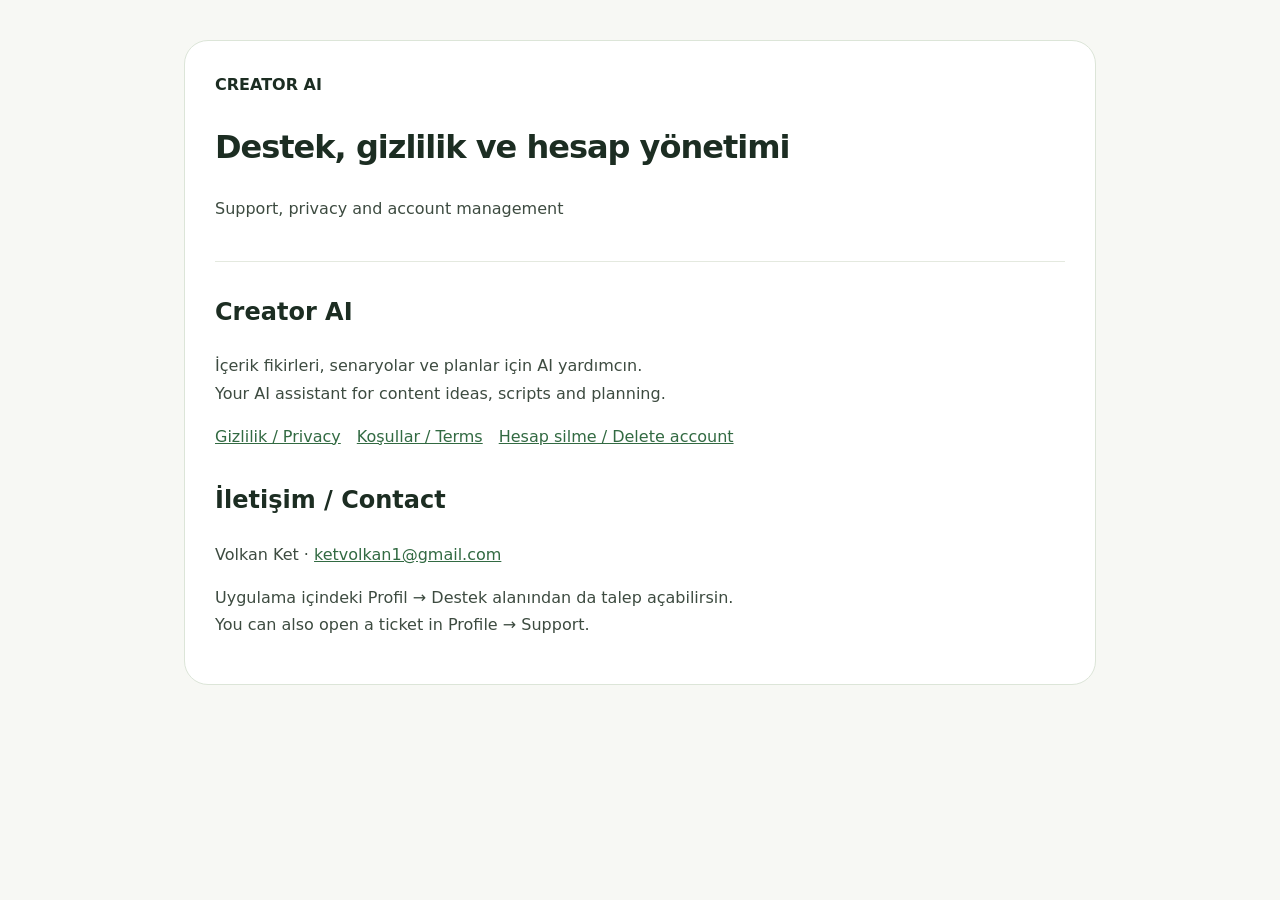
<file: index.html>
<!doctype html><html lang="tr"><head><meta charset="utf-8"><meta name="viewport" content="width=device-width,initial-scale=1"><title>Creator AI — Destek & Gizlilik</title><style>body{margin:0;background:#f7f8f4;color:#1c2d22;font:16px/1.7 system-ui,sans-serif}main{max-width:850px;margin:40px auto;padding:30px;background:white;border:1px solid #dce5d8;border-radius:24px}header{padding-bottom:22px;border-bottom:1px solid #e4e9df}nav{display:flex;flex-wrap:wrap;gap:16px}a{color:#326a42}h1{font-size:32px;letter-spacing:-1px}h2{margin-top:30px}h3{margin-bottom:6px}p,li{color:#3d4b40}.date{font-size:13px;color:#697568}.language{padding:22px 0;border-bottom:1px solid #e4e9df}footer{margin-top:32px;font-size:13px}@media(max-width:600px){main{margin:12px;padding:22px}}</style></head><body><main><header><strong>CREATOR AI</strong><h1>Destek, gizlilik ve hesap yönetimi</h1><p>Support, privacy and account management</p></header><h2>Creator AI</h2><p>İçerik fikirleri, senaryolar ve planlar için AI yardımcın.<br>Your AI assistant for content ideas, scripts and planning.</p><nav><a href="privacy.html">Gizlilik / Privacy</a><a href="terms.html">Koşullar / Terms</a><a href="delete-account.html">Hesap silme / Delete account</a></nav><h2>İletişim / Contact</h2><p>Volkan Ket · <a href="mailto:ketvolkan1@gmail.com">ketvolkan1@gmail.com</a></p><p>Uygulama içindeki Profil → Destek alanından da talep açabilirsin.<br>You can also open a ticket in Profile → Support.</p></main></body></html>
</file>
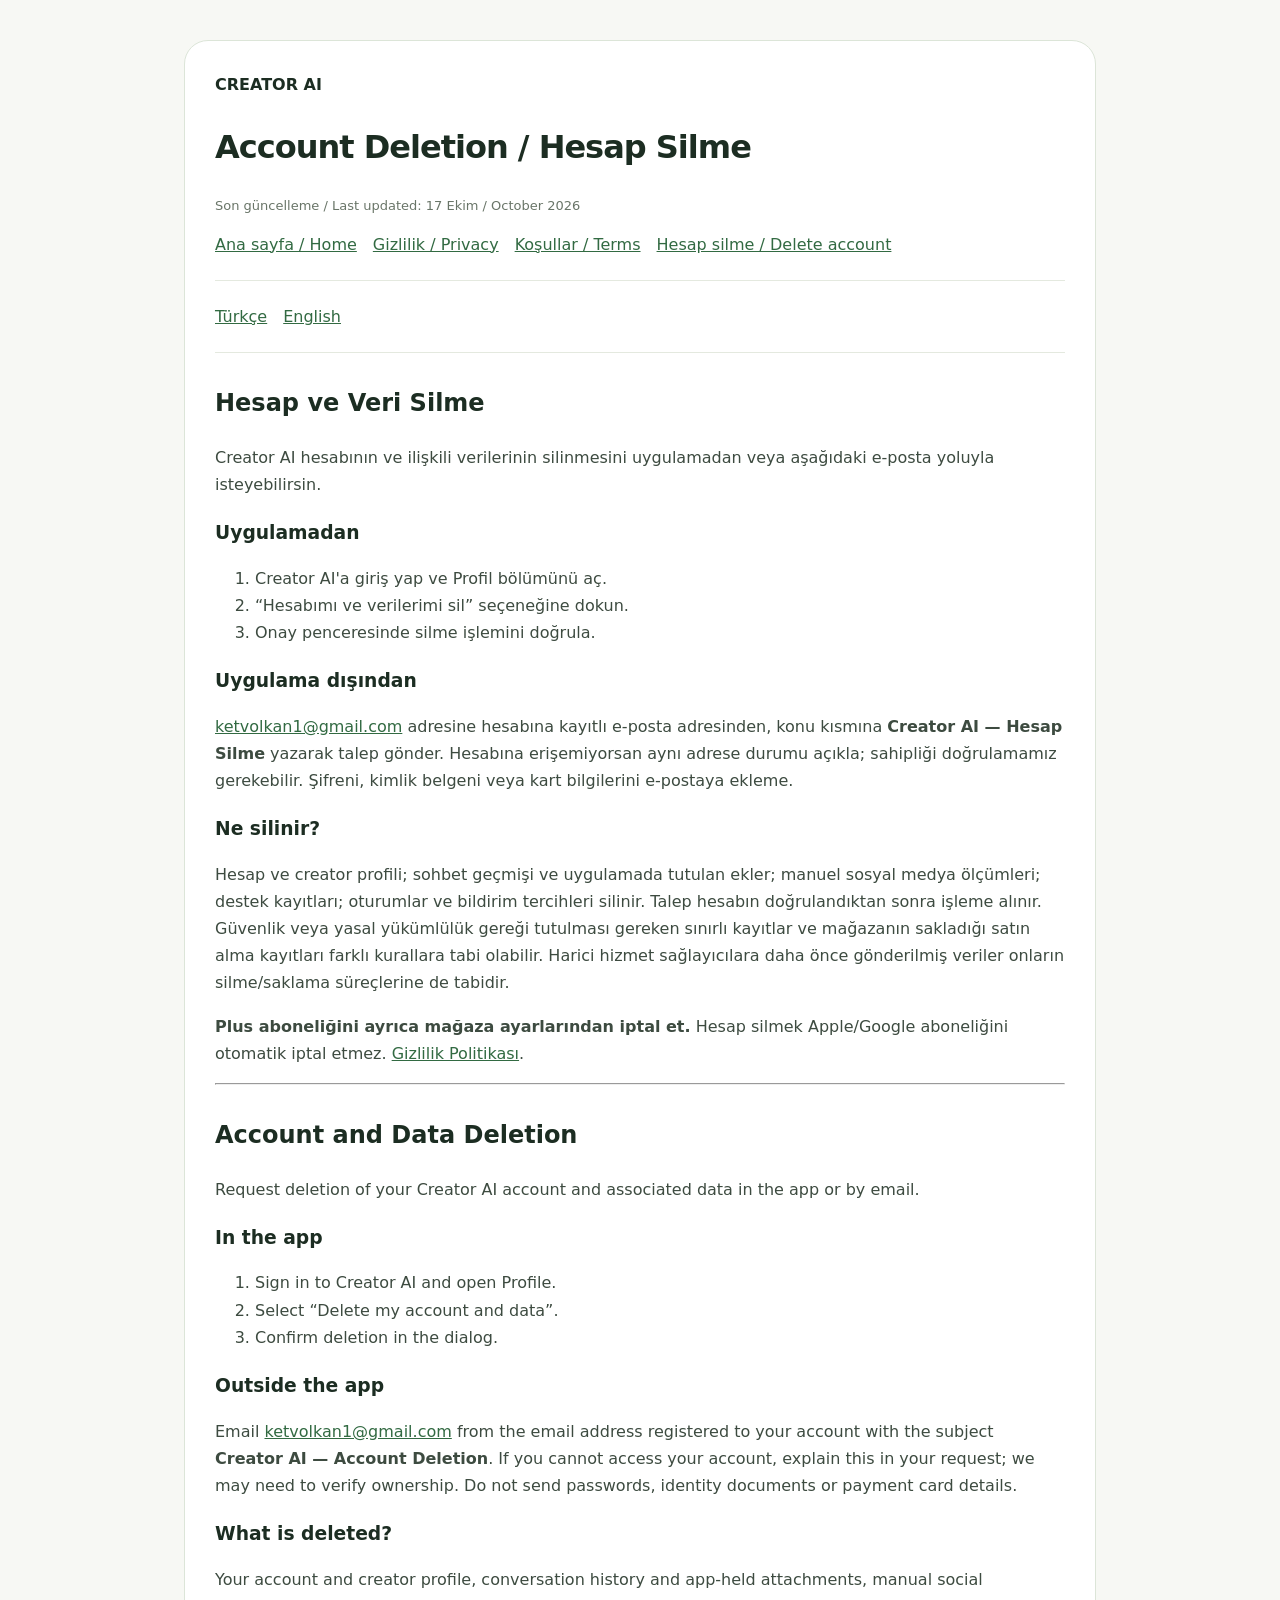
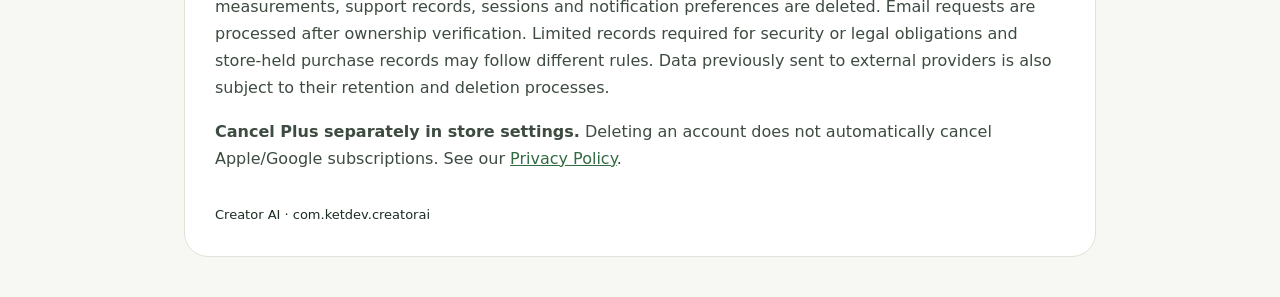
<file: delete-account.html>
<!doctype html><html lang="tr"><head><meta charset="utf-8"><meta name="viewport" content="width=device-width,initial-scale=1"><title>Creator AI — Account Deletion / Hesap Silme</title><style>body{margin:0;background:#f7f8f4;color:#1c2d22;font:16px/1.7 system-ui,sans-serif}main{max-width:850px;margin:40px auto;padding:30px;background:white;border:1px solid #dce5d8;border-radius:24px}header{padding-bottom:22px;border-bottom:1px solid #e4e9df}nav{display:flex;flex-wrap:wrap;gap:16px}a{color:#326a42}h1{font-size:32px;letter-spacing:-1px}h2{margin-top:30px}h3{margin-bottom:6px}p,li{color:#3d4b40}.date{font-size:13px;color:#697568}.language{padding:22px 0;border-bottom:1px solid #e4e9df}footer{margin-top:32px;font-size:13px}@media(max-width:600px){main{margin:12px;padding:22px}}</style></head><body><main><header><strong>CREATOR AI</strong><h1>Account Deletion / Hesap Silme</h1><p class="date">Son güncelleme / Last updated: 17 Ekim / October 2026</p><nav><a href="index.html">Ana sayfa / Home</a><a href="privacy.html">Gizlilik / Privacy</a><a href="terms.html">Koşullar / Terms</a><a href="delete-account.html">Hesap silme / Delete account</a></nav></header><nav class="language"><a href="#tr">Türkçe</a><a href="#en">English</a></nav><section id="tr" lang="tr"><h2>Hesap ve Veri Silme</h2><p>Creator AI hesabının ve ilişkili verilerinin silinmesini uygulamadan veya aşağıdaki e-posta yoluyla isteyebilirsin.</p><h3>Uygulamadan</h3><ol><li>Creator AI'a giriş yap ve Profil bölümünü aç.</li><li>“Hesabımı ve verilerimi sil” seçeneğine dokun.</li><li>Onay penceresinde silme işlemini doğrula.</li></ol><h3>Uygulama dışından</h3><p><a href="mailto:ketvolkan1@gmail.com">ketvolkan1@gmail.com</a> adresine hesabına kayıtlı e-posta adresinden, konu kısmına <strong>Creator AI — Hesap Silme</strong> yazarak talep gönder. Hesabına erişemiyorsan aynı adrese durumu açıkla; sahipliği doğrulamamız gerekebilir. Şifreni, kimlik belgeni veya kart bilgilerini e-postaya ekleme.</p><h3>Ne silinir?</h3><p>Hesap ve creator profili; sohbet geçmişi ve uygulamada tutulan ekler; manuel sosyal medya ölçümleri; destek kayıtları; oturumlar ve bildirim tercihleri silinir. Talep hesabın doğrulandıktan sonra işleme alınır. Güvenlik veya yasal yükümlülük gereği tutulması gereken sınırlı kayıtlar ve mağazanın sakladığı satın alma kayıtları farklı kurallara tabi olabilir. Harici hizmet sağlayıcılara daha önce gönderilmiş veriler onların silme/saklama süreçlerine de tabidir.</p><p><strong>Plus aboneliğini ayrıca mağaza ayarlarından iptal et.</strong> Hesap silmek Apple/Google aboneliğini otomatik iptal etmez. <a href="privacy.html">Gizlilik Politikası</a>.</p></section><hr><section id="en" lang="en"><h2>Account and Data Deletion</h2><p>Request deletion of your Creator AI account and associated data in the app or by email.</p><h3>In the app</h3><ol><li>Sign in to Creator AI and open Profile.</li><li>Select “Delete my account and data”.</li><li>Confirm deletion in the dialog.</li></ol><h3>Outside the app</h3><p>Email <a href="mailto:ketvolkan1@gmail.com">ketvolkan1@gmail.com</a> from the email address registered to your account with the subject <strong>Creator AI — Account Deletion</strong>. If you cannot access your account, explain this in your request; we may need to verify ownership. Do not send passwords, identity documents or payment card details.</p><h3>What is deleted?</h3><p>Your account and creator profile, conversation history and app-held attachments, manual social measurements, support records, sessions and notification preferences are deleted. Email requests are processed after ownership verification. Limited records required for security or legal obligations and store-held purchase records may follow different rules. Data previously sent to external providers is also subject to their retention and deletion processes.</p><p><strong>Cancel Plus separately in store settings.</strong> Deleting an account does not automatically cancel Apple/Google subscriptions. See our <a href="privacy.html">Privacy Policy</a>.</p></section><footer>Creator AI · com.ketdev.creatorai</footer></main></body></html>
</file>
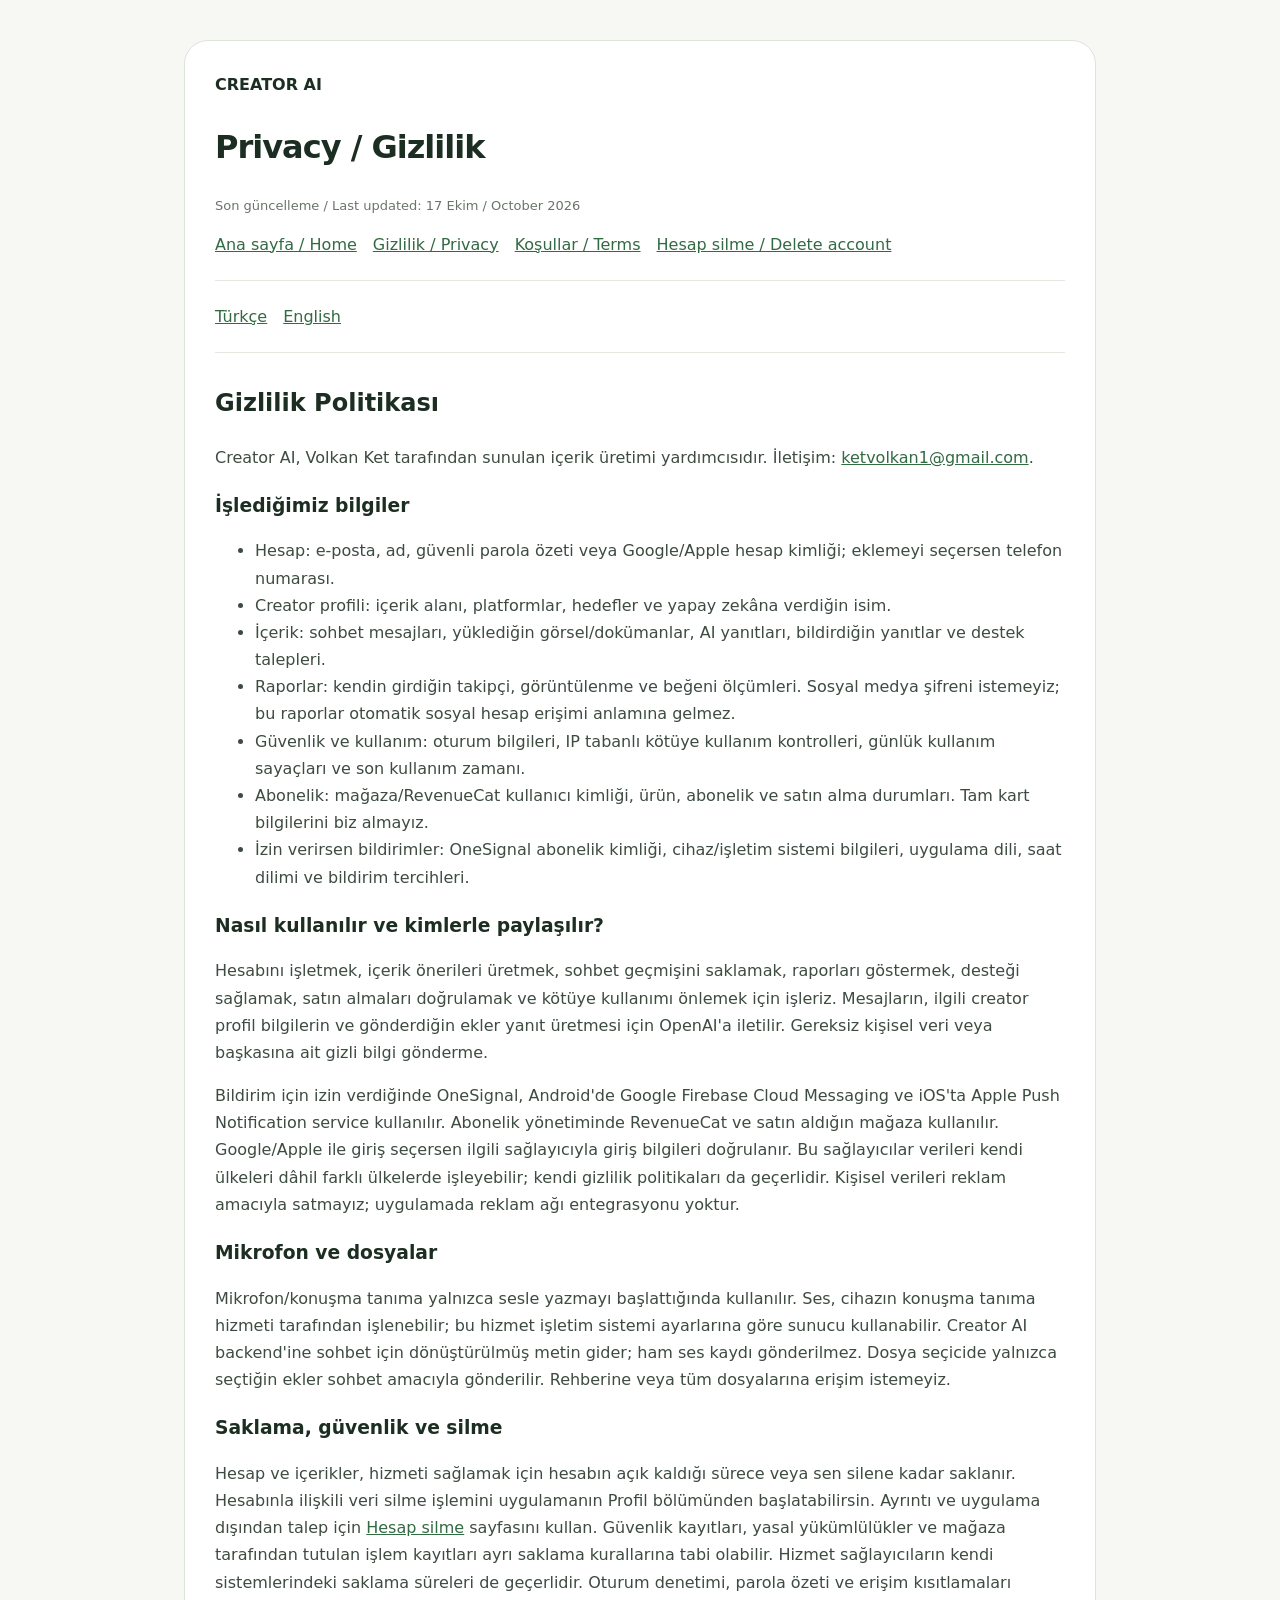
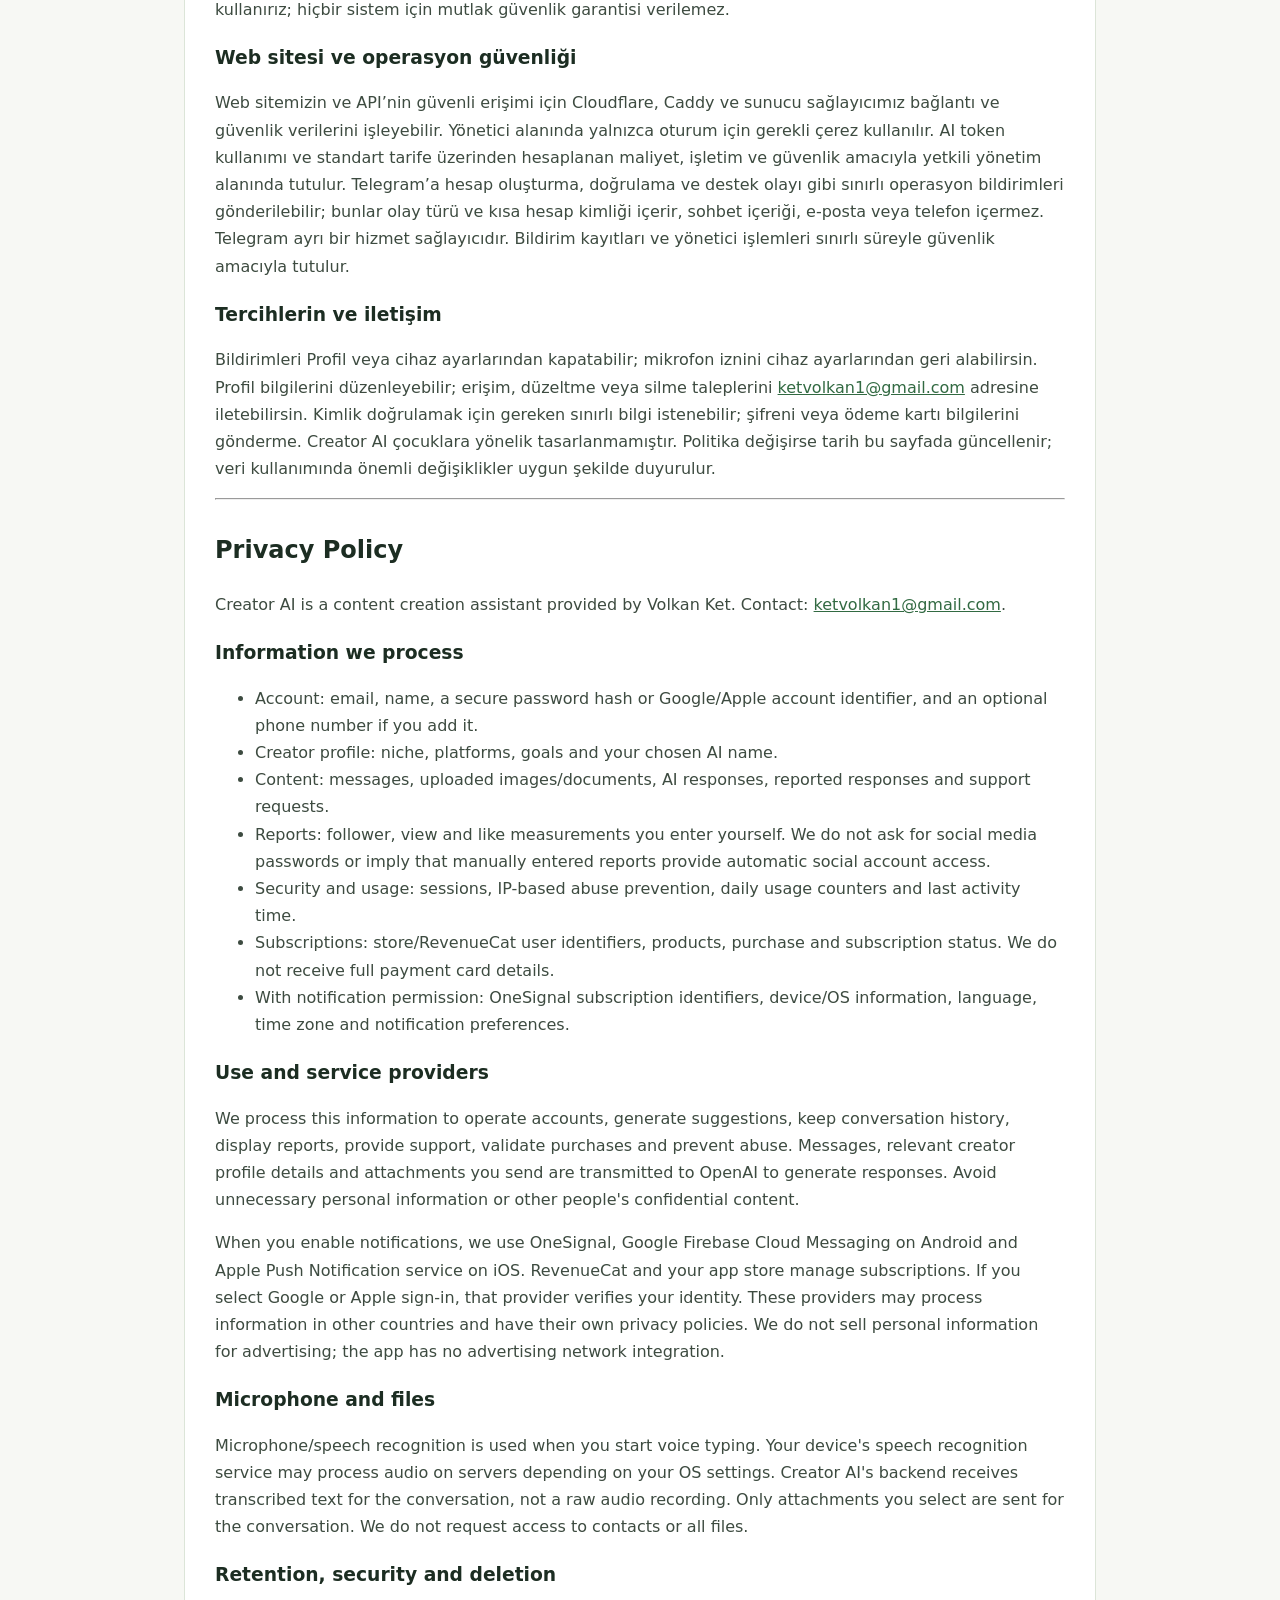
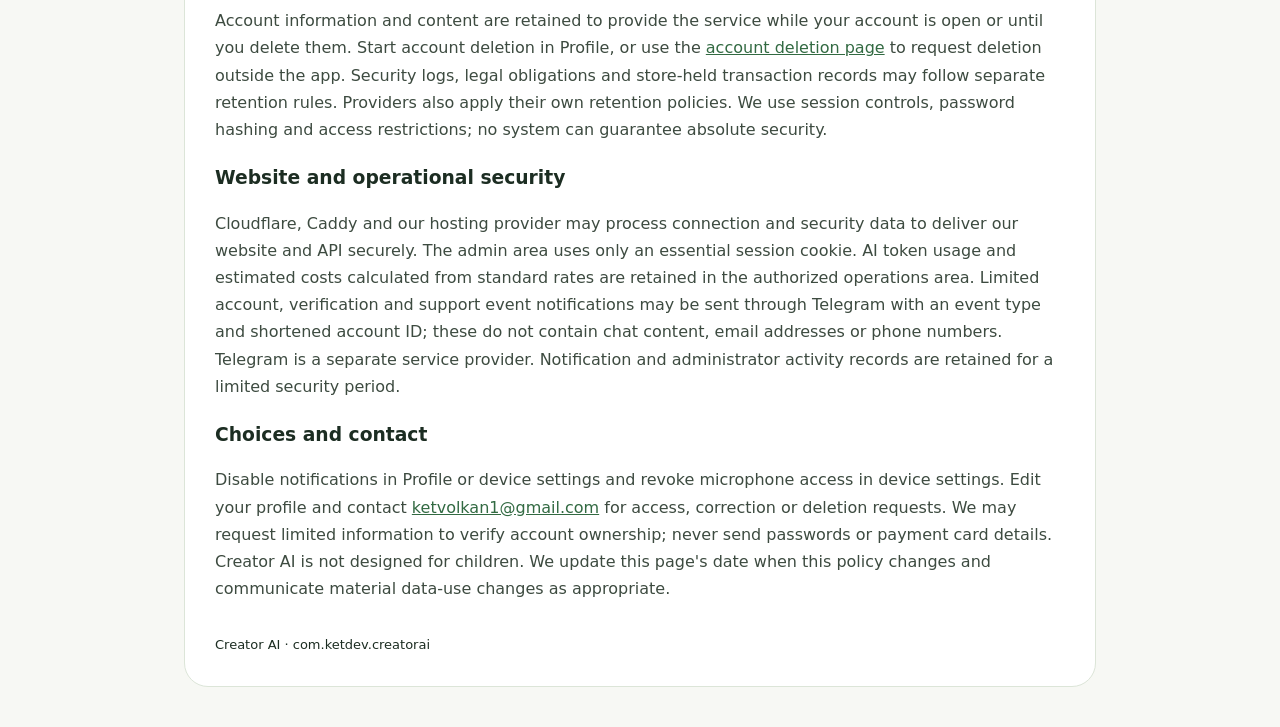
<file: privacy.html>
<!doctype html><html lang="tr"><head><meta charset="utf-8"><meta name="viewport" content="width=device-width,initial-scale=1"><title>Creator AI — Privacy / Gizlilik</title><link rel="stylesheet" href="/legal.css"></head><body><main><header><strong>CREATOR AI</strong><h1>Privacy / Gizlilik</h1><p class="date">Son güncelleme / Last updated: 17 Ekim / October 2026</p><nav><a href="index.html">Ana sayfa / Home</a><a href="privacy.html">Gizlilik / Privacy</a><a href="terms.html">Koşullar / Terms</a><a href="delete-account.html">Hesap silme / Delete account</a></nav></header><nav class="language"><a href="#tr">Türkçe</a><a href="#en">English</a></nav><section id="tr" lang="tr"><h2>Gizlilik Politikası</h2><p>Creator AI, Volkan Ket tarafından sunulan içerik üretimi yardımcısıdır. İletişim: <a href="mailto:ketvolkan1@gmail.com">ketvolkan1@gmail.com</a>.</p>
<h3>İşlediğimiz bilgiler</h3><ul><li>Hesap: e-posta, ad, güvenli parola özeti veya Google/Apple hesap kimliği; eklemeyi seçersen telefon numarası.</li><li>Creator profili: içerik alanı, platformlar, hedefler ve yapay zekâna verdiğin isim.</li><li>İçerik: sohbet mesajları, yüklediğin görsel/dokümanlar, AI yanıtları, bildirdiğin yanıtlar ve destek talepleri.</li><li>Raporlar: kendin girdiğin takipçi, görüntülenme ve beğeni ölçümleri. Sosyal medya şifreni istemeyiz; bu raporlar otomatik sosyal hesap erişimi anlamına gelmez.</li><li>Güvenlik ve kullanım: oturum bilgileri, IP tabanlı kötüye kullanım kontrolleri, günlük kullanım sayaçları ve son kullanım zamanı.</li><li>Abonelik: mağaza/RevenueCat kullanıcı kimliği, ürün, abonelik ve satın alma durumları. Tam kart bilgilerini biz almayız.</li><li>İzin verirsen bildirimler: OneSignal abonelik kimliği, cihaz/işletim sistemi bilgileri, uygulama dili, saat dilimi ve bildirim tercihleri.</li></ul>
<h3>Nasıl kullanılır ve kimlerle paylaşılır?</h3><p>Hesabını işletmek, içerik önerileri üretmek, sohbet geçmişini saklamak, raporları göstermek, desteği sağlamak, satın almaları doğrulamak ve kötüye kullanımı önlemek için işleriz. Mesajların, ilgili creator profil bilgilerin ve gönderdiğin ekler yanıt üretmesi için OpenAI'a iletilir. Gereksiz kişisel veri veya başkasına ait gizli bilgi gönderme.</p><p>Bildirim için izin verdiğinde OneSignal, Android'de Google Firebase Cloud Messaging ve iOS'ta Apple Push Notification service kullanılır. Abonelik yönetiminde RevenueCat ve satın aldığın mağaza kullanılır. Google/Apple ile giriş seçersen ilgili sağlayıcıyla giriş bilgileri doğrulanır. Bu sağlayıcılar verileri kendi ülkeleri dâhil farklı ülkelerde işleyebilir; kendi gizlilik politikaları da geçerlidir. Kişisel verileri reklam amacıyla satmayız; uygulamada reklam ağı entegrasyonu yoktur.</p>
<h3>Mikrofon ve dosyalar</h3><p>Mikrofon/konuşma tanıma yalnızca sesle yazmayı başlattığında kullanılır. Ses, cihazın konuşma tanıma hizmeti tarafından işlenebilir; bu hizmet işletim sistemi ayarlarına göre sunucu kullanabilir. Creator AI backend'ine sohbet için dönüştürülmüş metin gider; ham ses kaydı gönderilmez. Dosya seçicide yalnızca seçtiğin ekler sohbet amacıyla gönderilir. Rehberine veya tüm dosyalarına erişim istemeyiz.</p>
<h3>Saklama, güvenlik ve silme</h3><p>Hesap ve içerikler, hizmeti sağlamak için hesabın açık kaldığı sürece veya sen silene kadar saklanır. Hesabınla ilişkili veri silme işlemini uygulamanın Profil bölümünden başlatabilirsin. Ayrıntı ve uygulama dışından talep için <a href="delete-account.html">Hesap silme</a> sayfasını kullan. Güvenlik kayıtları, yasal yükümlülükler ve mağaza tarafından tutulan işlem kayıtları ayrı saklama kurallarına tabi olabilir. Hizmet sağlayıcıların kendi sistemlerindeki saklama süreleri de geçerlidir. Oturum denetimi, parola özeti ve erişim kısıtlamaları kullanırız; hiçbir sistem için mutlak güvenlik garantisi verilemez.</p>
<h3>Web sitesi ve operasyon güvenliği</h3><p>Web sitemizin ve API’nin güvenli erişimi için Cloudflare, Caddy ve sunucu sağlayıcımız bağlantı ve güvenlik verilerini işleyebilir. Yönetici alanında yalnızca oturum için gerekli çerez kullanılır. AI token kullanımı ve standart tarife üzerinden hesaplanan maliyet, işletim ve güvenlik amacıyla yetkili yönetim alanında tutulur. Telegram’a hesap oluşturma, doğrulama ve destek olayı gibi sınırlı operasyon bildirimleri gönderilebilir; bunlar olay türü ve kısa hesap kimliği içerir, sohbet içeriği, e-posta veya telefon içermez. Telegram ayrı bir hizmet sağlayıcıdır. Bildirim kayıtları ve yönetici işlemleri sınırlı süreyle güvenlik amacıyla tutulur.</p><h3>Tercihlerin ve iletişim</h3><p>Bildirimleri Profil veya cihaz ayarlarından kapatabilir; mikrofon iznini cihaz ayarlarından geri alabilirsin. Profil bilgilerini düzenleyebilir; erişim, düzeltme veya silme taleplerini <a href="mailto:ketvolkan1@gmail.com">ketvolkan1@gmail.com</a> adresine iletebilirsin. Kimlik doğrulamak için gereken sınırlı bilgi istenebilir; şifreni veya ödeme kartı bilgilerini gönderme. Creator AI çocuklara yönelik tasarlanmamıştır. Politika değişirse tarih bu sayfada güncellenir; veri kullanımında önemli değişiklikler uygun şekilde duyurulur.</p></section><hr><section id="en" lang="en"><h2>Privacy Policy</h2><p>Creator AI is a content creation assistant provided by Volkan Ket. Contact: <a href="mailto:ketvolkan1@gmail.com">ketvolkan1@gmail.com</a>.</p>
<h3>Information we process</h3><ul><li>Account: email, name, a secure password hash or Google/Apple account identifier, and an optional phone number if you add it.</li><li>Creator profile: niche, platforms, goals and your chosen AI name.</li><li>Content: messages, uploaded images/documents, AI responses, reported responses and support requests.</li><li>Reports: follower, view and like measurements you enter yourself. We do not ask for social media passwords or imply that manually entered reports provide automatic social account access.</li><li>Security and usage: sessions, IP-based abuse prevention, daily usage counters and last activity time.</li><li>Subscriptions: store/RevenueCat user identifiers, products, purchase and subscription status. We do not receive full payment card details.</li><li>With notification permission: OneSignal subscription identifiers, device/OS information, language, time zone and notification preferences.</li></ul>
<h3>Use and service providers</h3><p>We process this information to operate accounts, generate suggestions, keep conversation history, display reports, provide support, validate purchases and prevent abuse. Messages, relevant creator profile details and attachments you send are transmitted to OpenAI to generate responses. Avoid unnecessary personal information or other people's confidential content.</p><p>When you enable notifications, we use OneSignal, Google Firebase Cloud Messaging on Android and Apple Push Notification service on iOS. RevenueCat and your app store manage subscriptions. If you select Google or Apple sign-in, that provider verifies your identity. These providers may process information in other countries and have their own privacy policies. We do not sell personal information for advertising; the app has no advertising network integration.</p>
<h3>Microphone and files</h3><p>Microphone/speech recognition is used when you start voice typing. Your device's speech recognition service may process audio on servers depending on your OS settings. Creator AI's backend receives transcribed text for the conversation, not a raw audio recording. Only attachments you select are sent for the conversation. We do not request access to contacts or all files.</p>
<h3>Retention, security and deletion</h3><p>Account information and content are retained to provide the service while your account is open or until you delete them. Start account deletion in Profile, or use the <a href="delete-account.html">account deletion page</a> to request deletion outside the app. Security logs, legal obligations and store-held transaction records may follow separate retention rules. Providers also apply their own retention policies. We use session controls, password hashing and access restrictions; no system can guarantee absolute security.</p>
<h3>Website and operational security</h3><p>Cloudflare, Caddy and our hosting provider may process connection and security data to deliver our website and API securely. The admin area uses only an essential session cookie. AI token usage and estimated costs calculated from standard rates are retained in the authorized operations area. Limited account, verification and support event notifications may be sent through Telegram with an event type and shortened account ID; these do not contain chat content, email addresses or phone numbers. Telegram is a separate service provider. Notification and administrator activity records are retained for a limited security period.</p><h3>Choices and contact</h3><p>Disable notifications in Profile or device settings and revoke microphone access in device settings. Edit your profile and contact <a href="mailto:ketvolkan1@gmail.com">ketvolkan1@gmail.com</a> for access, correction or deletion requests. We may request limited information to verify account ownership; never send passwords or payment card details. Creator AI is not designed for children. We update this page's date when this policy changes and communicate material data-use changes as appropriate.</p></section><footer>Creator AI · com.ketdev.creatorai</footer></main></body></html>
</file>
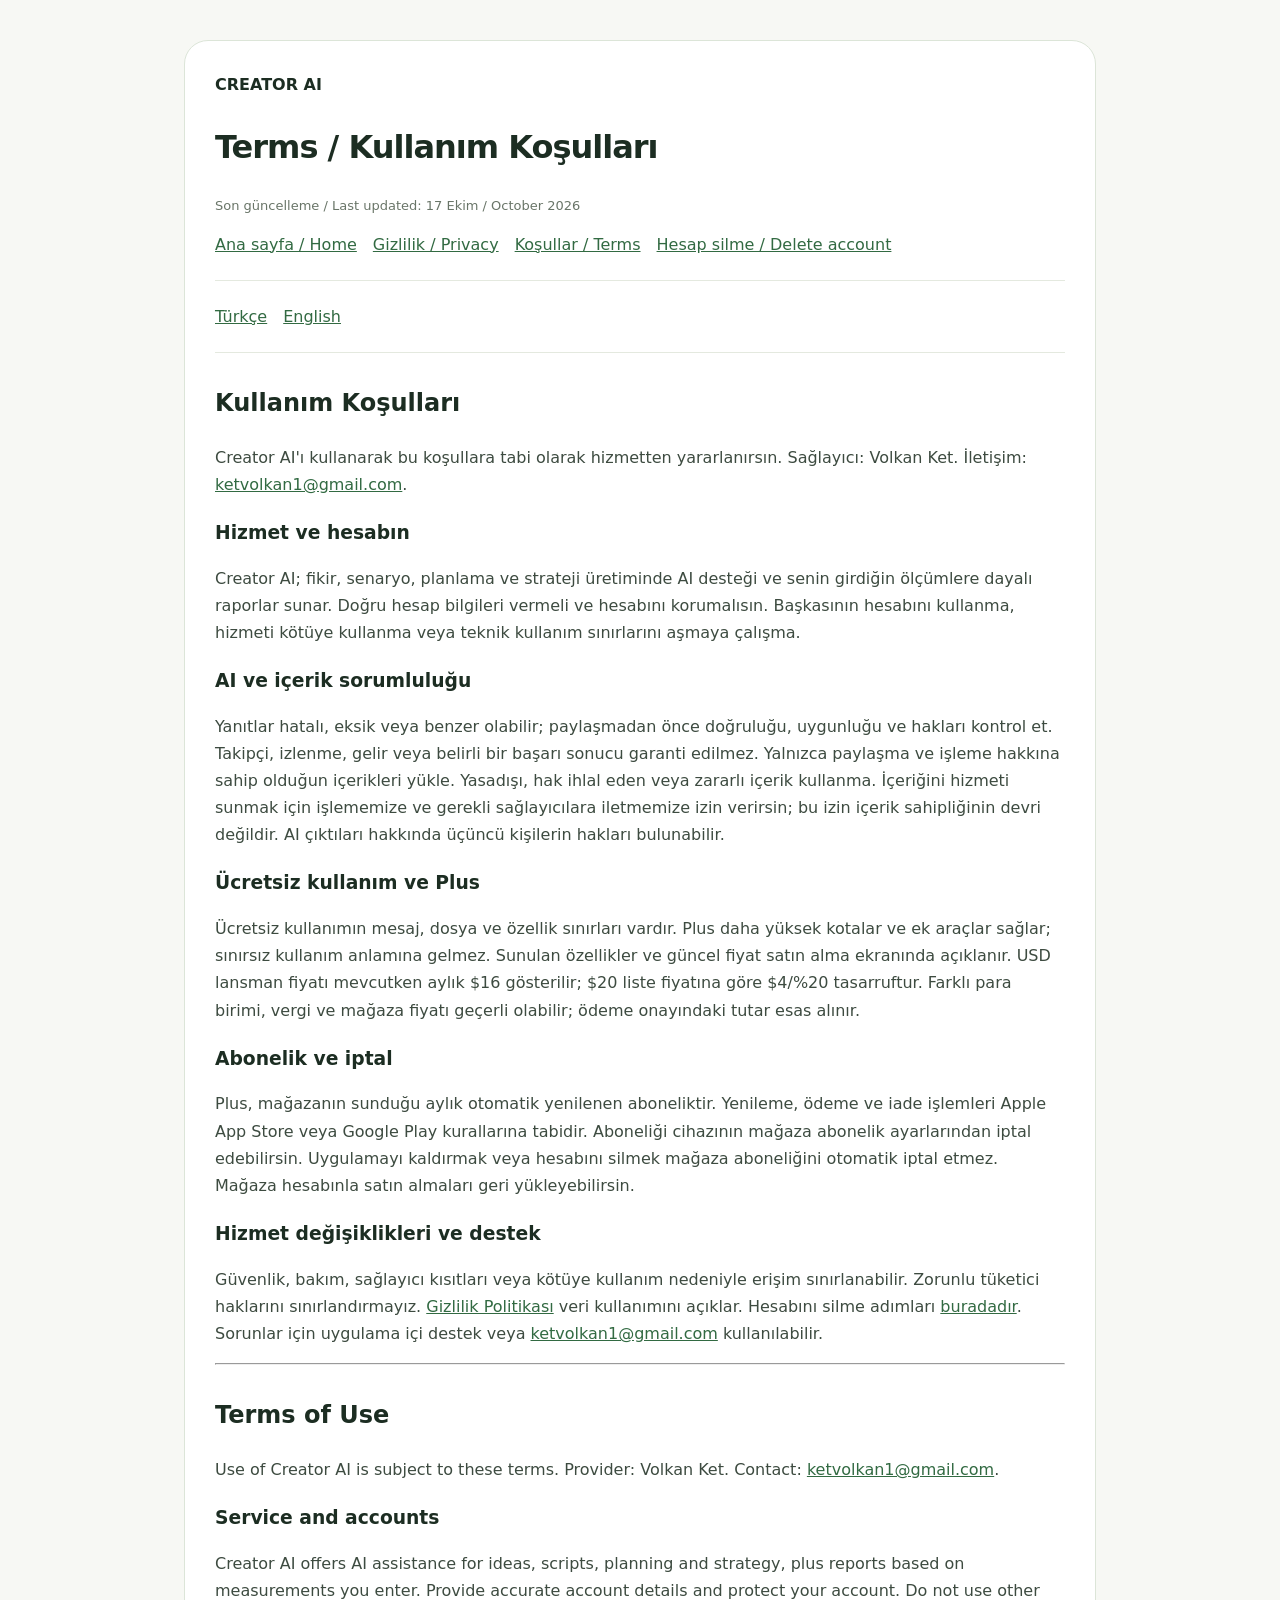
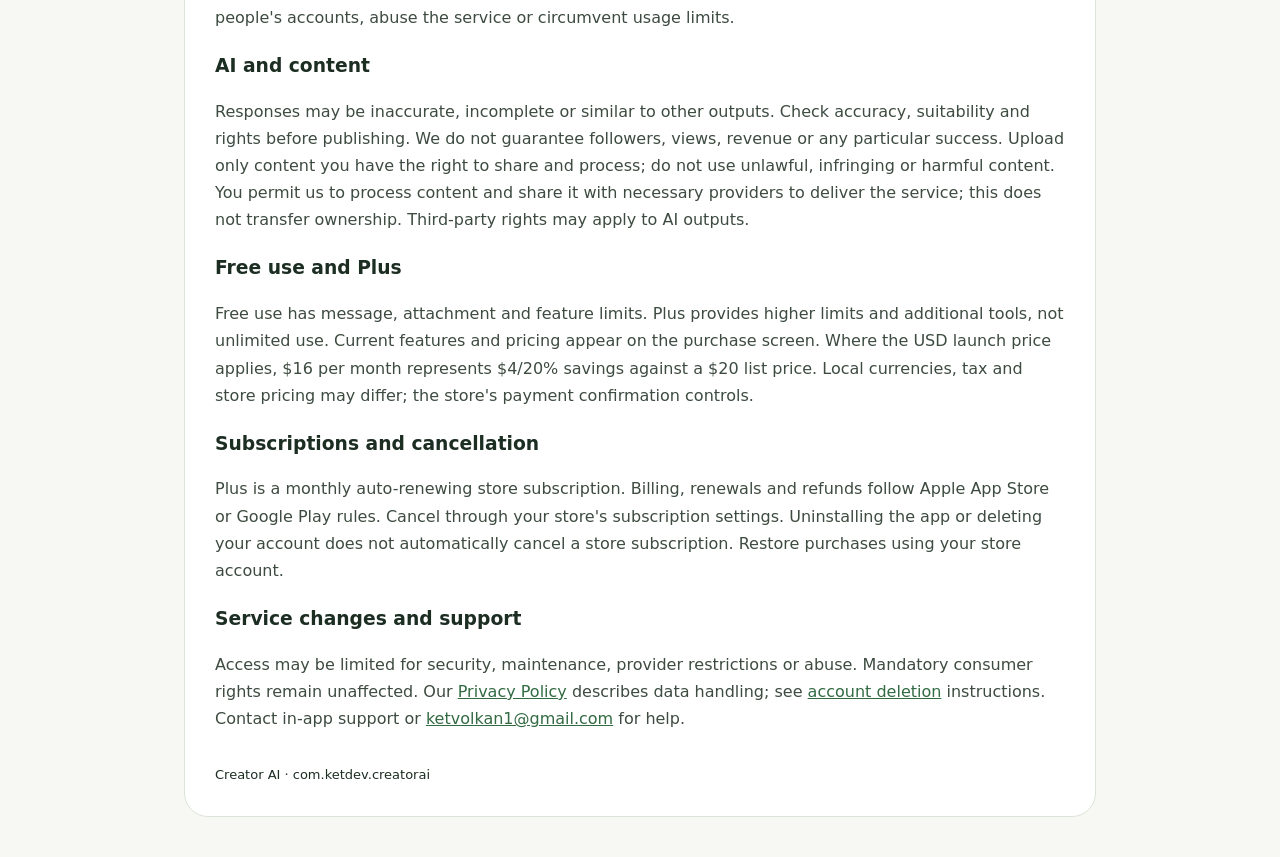
<file: terms.html>
<!doctype html><html lang="tr"><head><meta charset="utf-8"><meta name="viewport" content="width=device-width,initial-scale=1"><title>Creator AI — Terms / Kullanım Koşulları</title><style>body{margin:0;background:#f7f8f4;color:#1c2d22;font:16px/1.7 system-ui,sans-serif}main{max-width:850px;margin:40px auto;padding:30px;background:white;border:1px solid #dce5d8;border-radius:24px}header{padding-bottom:22px;border-bottom:1px solid #e4e9df}nav{display:flex;flex-wrap:wrap;gap:16px}a{color:#326a42}h1{font-size:32px;letter-spacing:-1px}h2{margin-top:30px}h3{margin-bottom:6px}p,li{color:#3d4b40}.date{font-size:13px;color:#697568}.language{padding:22px 0;border-bottom:1px solid #e4e9df}footer{margin-top:32px;font-size:13px}@media(max-width:600px){main{margin:12px;padding:22px}}</style></head><body><main><header><strong>CREATOR AI</strong><h1>Terms / Kullanım Koşulları</h1><p class="date">Son güncelleme / Last updated: 17 Ekim / October 2026</p><nav><a href="index.html">Ana sayfa / Home</a><a href="privacy.html">Gizlilik / Privacy</a><a href="terms.html">Koşullar / Terms</a><a href="delete-account.html">Hesap silme / Delete account</a></nav></header><nav class="language"><a href="#tr">Türkçe</a><a href="#en">English</a></nav><section id="tr" lang="tr"><h2>Kullanım Koşulları</h2><p>Creator AI'ı kullanarak bu koşullara tabi olarak hizmetten yararlanırsın. Sağlayıcı: Volkan Ket. İletişim: <a href="mailto:ketvolkan1@gmail.com">ketvolkan1@gmail.com</a>.</p><h3>Hizmet ve hesabın</h3><p>Creator AI; fikir, senaryo, planlama ve strateji üretiminde AI desteği ve senin girdiğin ölçümlere dayalı raporlar sunar. Doğru hesap bilgileri vermeli ve hesabını korumalısın. Başkasının hesabını kullanma, hizmeti kötüye kullanma veya teknik kullanım sınırlarını aşmaya çalışma.</p><h3>AI ve içerik sorumluluğu</h3><p>Yanıtlar hatalı, eksik veya benzer olabilir; paylaşmadan önce doğruluğu, uygunluğu ve hakları kontrol et. Takipçi, izlenme, gelir veya belirli bir başarı sonucu garanti edilmez. Yalnızca paylaşma ve işleme hakkına sahip olduğun içerikleri yükle. Yasadışı, hak ihlal eden veya zararlı içerik kullanma. İçeriğini hizmeti sunmak için işlememize ve gerekli sağlayıcılara iletmemize izin verirsin; bu izin içerik sahipliğinin devri değildir. AI çıktıları hakkında üçüncü kişilerin hakları bulunabilir.</p><h3>Ücretsiz kullanım ve Plus</h3><p>Ücretsiz kullanımın mesaj, dosya ve özellik sınırları vardır. Plus daha yüksek kotalar ve ek araçlar sağlar; sınırsız kullanım anlamına gelmez. Sunulan özellikler ve güncel fiyat satın alma ekranında açıklanır. USD lansman fiyatı mevcutken aylık $16 gösterilir; $20 liste fiyatına göre $4/%20 tasarruftur. Farklı para birimi, vergi ve mağaza fiyatı geçerli olabilir; ödeme onayındaki tutar esas alınır.</p><h3>Abonelik ve iptal</h3><p>Plus, mağazanın sunduğu aylık otomatik yenilenen aboneliktir. Yenileme, ödeme ve iade işlemleri Apple App Store veya Google Play kurallarına tabidir. Aboneliği cihazının mağaza abonelik ayarlarından iptal edebilirsin. Uygulamayı kaldırmak veya hesabını silmek mağaza aboneliğini otomatik iptal etmez. Mağaza hesabınla satın almaları geri yükleyebilirsin.</p><h3>Hizmet değişiklikleri ve destek</h3><p>Güvenlik, bakım, sağlayıcı kısıtları veya kötüye kullanım nedeniyle erişim sınırlanabilir. Zorunlu tüketici haklarını sınırlandırmayız. <a href="privacy.html">Gizlilik Politikası</a> veri kullanımını açıklar. Hesabını silme adımları <a href="delete-account.html">buradadır</a>. Sorunlar için uygulama içi destek veya <a href="mailto:ketvolkan1@gmail.com">ketvolkan1@gmail.com</a> kullanılabilir.</p></section><hr><section id="en" lang="en"><h2>Terms of Use</h2><p>Use of Creator AI is subject to these terms. Provider: Volkan Ket. Contact: <a href="mailto:ketvolkan1@gmail.com">ketvolkan1@gmail.com</a>.</p><h3>Service and accounts</h3><p>Creator AI offers AI assistance for ideas, scripts, planning and strategy, plus reports based on measurements you enter. Provide accurate account details and protect your account. Do not use other people's accounts, abuse the service or circumvent usage limits.</p><h3>AI and content</h3><p>Responses may be inaccurate, incomplete or similar to other outputs. Check accuracy, suitability and rights before publishing. We do not guarantee followers, views, revenue or any particular success. Upload only content you have the right to share and process; do not use unlawful, infringing or harmful content. You permit us to process content and share it with necessary providers to deliver the service; this does not transfer ownership. Third-party rights may apply to AI outputs.</p><h3>Free use and Plus</h3><p>Free use has message, attachment and feature limits. Plus provides higher limits and additional tools, not unlimited use. Current features and pricing appear on the purchase screen. Where the USD launch price applies, $16 per month represents $4/20% savings against a $20 list price. Local currencies, tax and store pricing may differ; the store's payment confirmation controls.</p><h3>Subscriptions and cancellation</h3><p>Plus is a monthly auto-renewing store subscription. Billing, renewals and refunds follow Apple App Store or Google Play rules. Cancel through your store's subscription settings. Uninstalling the app or deleting your account does not automatically cancel a store subscription. Restore purchases using your store account.</p><h3>Service changes and support</h3><p>Access may be limited for security, maintenance, provider restrictions or abuse. Mandatory consumer rights remain unaffected. Our <a href="privacy.html">Privacy Policy</a> describes data handling; see <a href="delete-account.html">account deletion</a> instructions. Contact in-app support or <a href="mailto:ketvolkan1@gmail.com">ketvolkan1@gmail.com</a> for help.</p></section><footer>Creator AI · com.ketdev.creatorai</footer></main></body></html>
</file>
<file: legal.css>
body{margin:0;background:#f7f8f4;color:#1c2d22;font:16px/1.7 system-ui,sans-serif}main{max-width:850px;margin:40px auto;padding:30px;background:white;border:1px solid #dce5d8;border-radius:24px}header{padding-bottom:22px;border-bottom:1px solid #e4e9df}nav{display:flex;flex-wrap:wrap;gap:16px}a{color:#326a42}h1{font-size:32px;letter-spacing:-1px}h2{margin-top:30px}h3{margin-bottom:6px}p,li{color:#3d4b40}.date{font-size:13px;color:#697568}.language{padding:22px 0;border-bottom:1px solid #e4e9df}footer{margin-top:32px;font-size:13px}@media(max-width:600px){main{margin:12px;padding:22px}}
</file>
